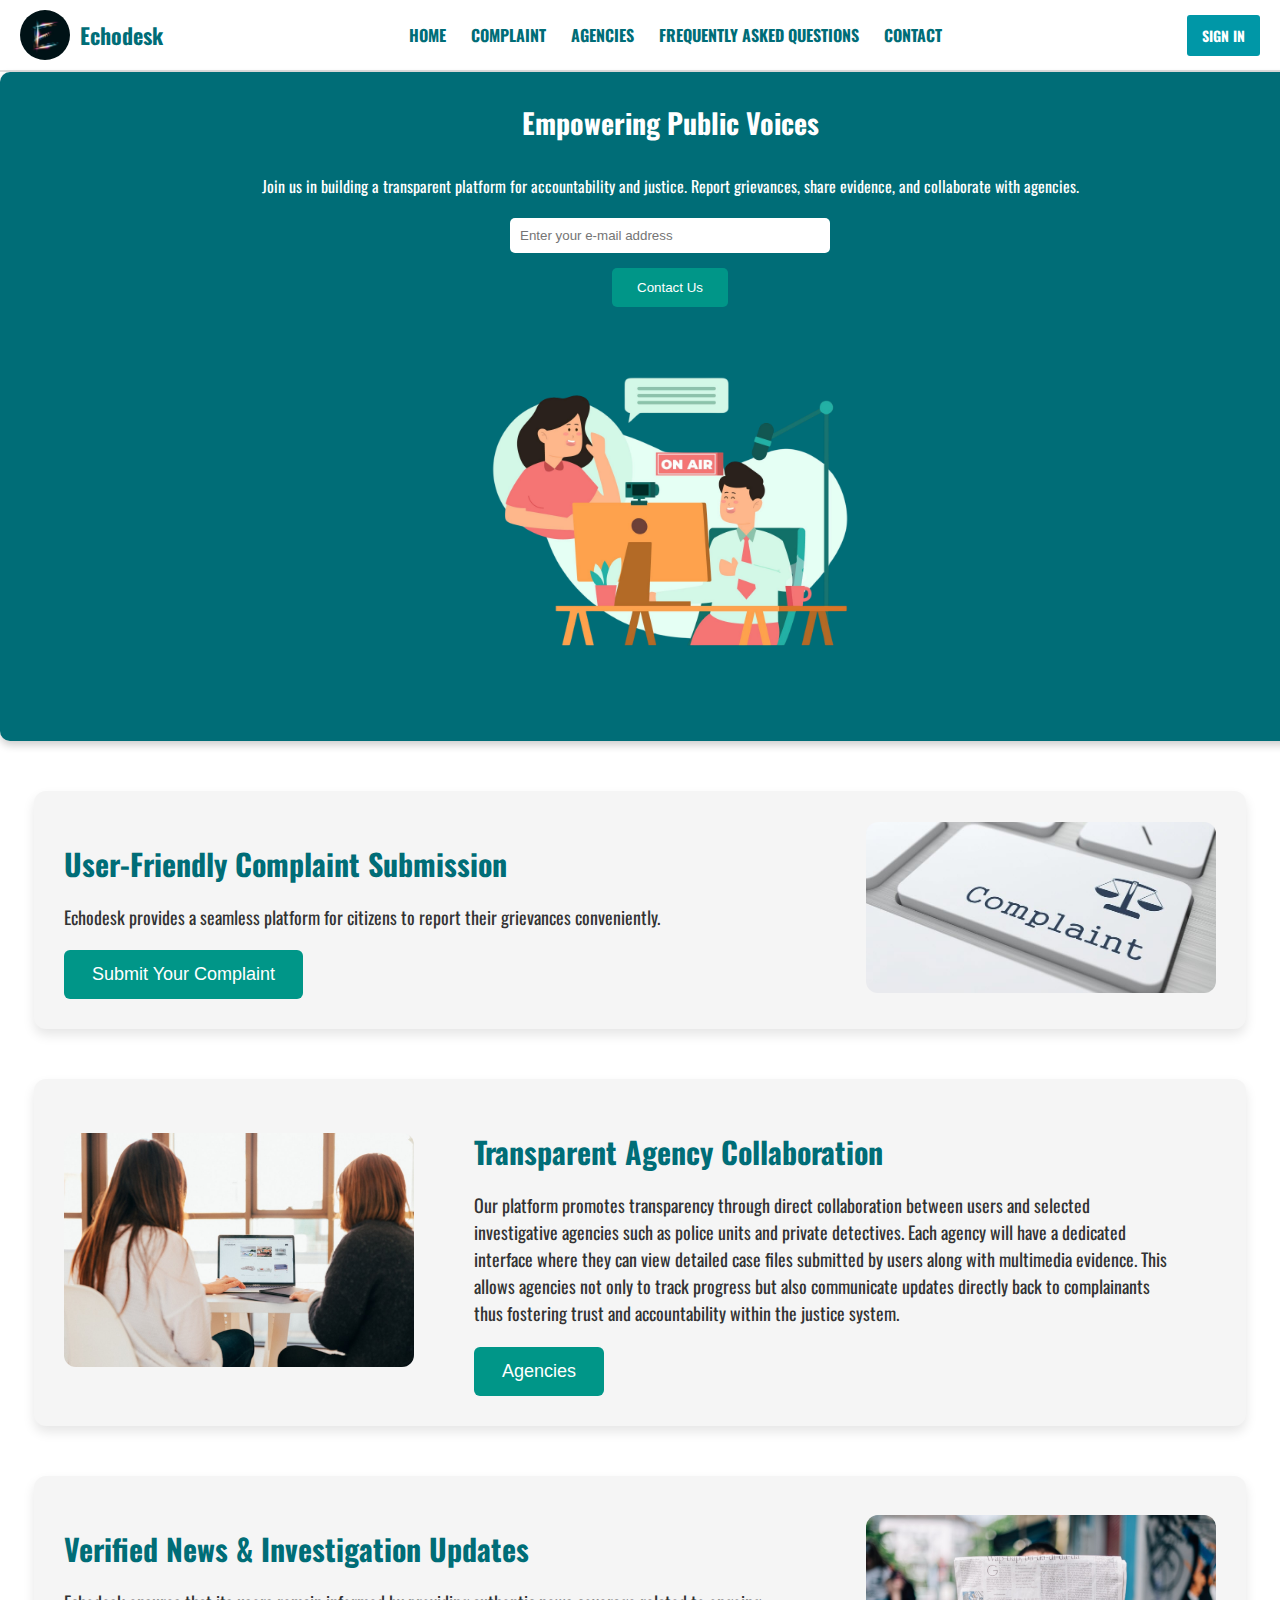
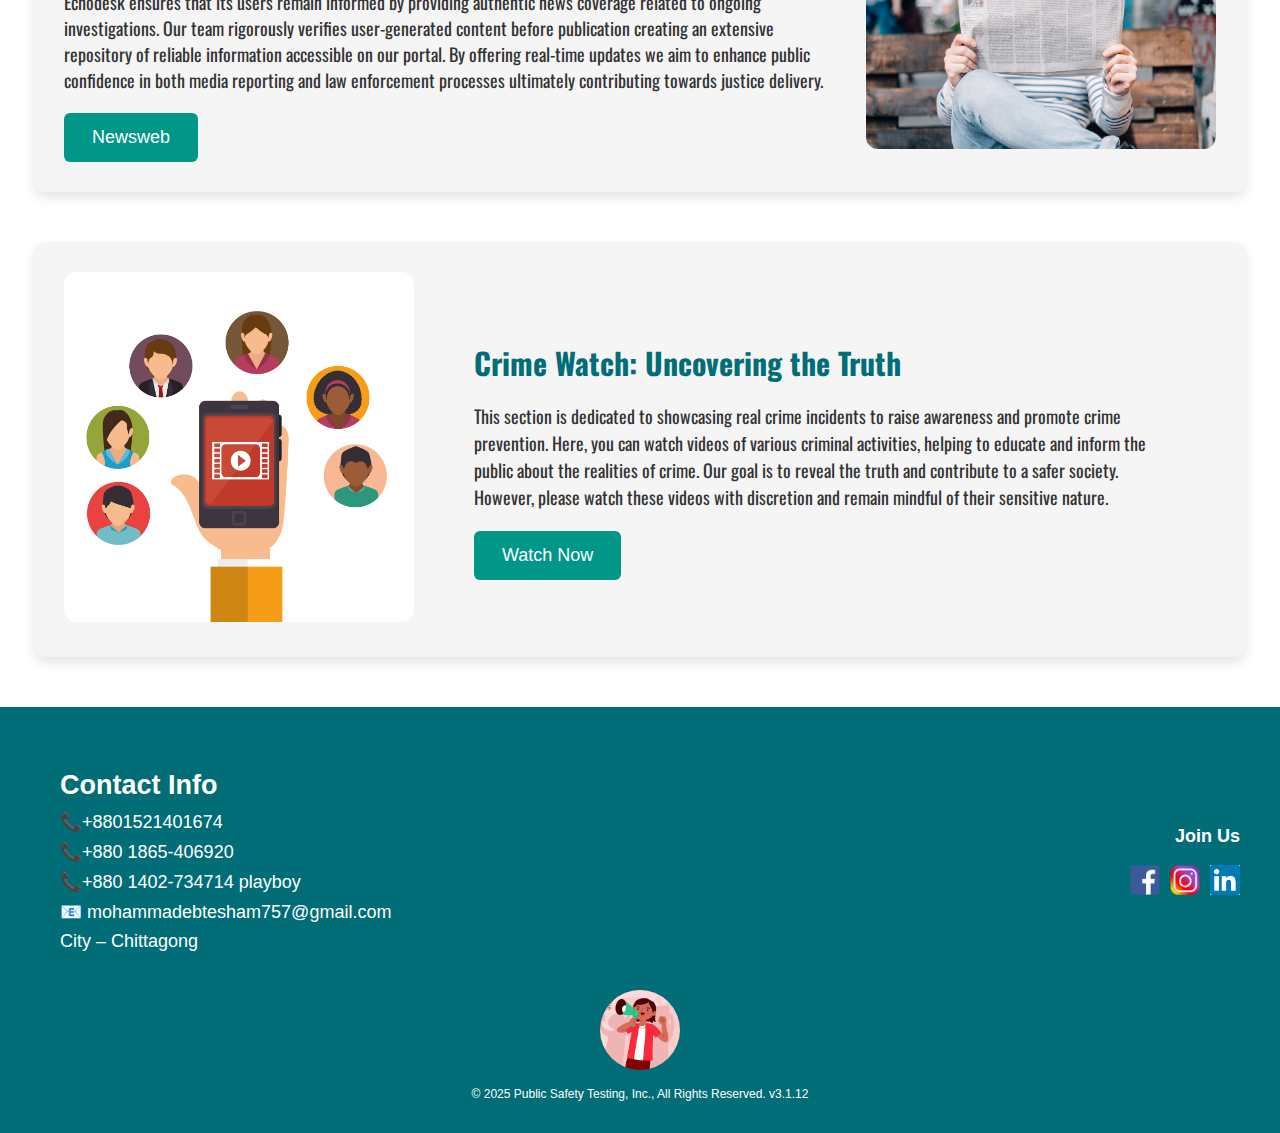
<file: index.html>
<!DOCTYPE html>
<html lang="en">

<head>
    <meta charset="UTF-8">
    <meta name="viewport" content="width=device-width, initial-scale=1.0">
    <title>Echodesk</title>

    <link rel="preconnect" href="https://fonts.googleapis.com">
    <link rel="preconnect" href="https://fonts.gstatic.com" crossorigin>
    <link href="https://fonts.googleapis.com/css2?family=Oswald:wght@200..700&display=swap" rel="stylesheet">
    <link rel="stylesheet" href="styles.css">


</head>

<body class="oswald">

    <nav class="navbar">
        <div class="logo">
            <img src="images/photo-1.jpeg.jpg" alt="Public Safety Testing">
            <h1>Echodesk</h1>
        </div>
        <ul class="nav-links">
            <li><a href="#">HOME</a></li>
            <li><a href="#">COMPLAINT</a></li>
            <li><a href="#">AGENCIES</a></li>
            <li><a href="FAQ.html">FREQUENTLY ASKED QUESTIONS</a></li>
            <li><a href="#">CONTACT</a></li>
        </ul>
        <div class="right-section">
            <button class="sign-in oswald">SIGN IN</button>
        </div>
    </nav>

    <main>
        <div class="container">
            <h1>Empowering Public Voices</h1>
            <p>Join us in building a transparent platform for accountability and justice. Report grievances, share
                evidence, and collaborate with agencies.</p>
            <input type="email" placeholder="Enter your e-mail address">
            <button>Contact Us</button>
            <img src="images/3774601-removebg.png" alt="Empowering Voices" class="image">
        </div>









        <div class="complaint">
            <div class="image2">
                <img src="images/complaint.jpg" alt="Change Neon Sign">
            </div>
            <div class="content">
                <h1>User-Friendly Complaint Submission</h1>
                <p>Echodesk provides a seamless platform for citizens to report their grievances conveniently.</p>
                <a href="Complaint.html"> <button>Submit Your Complaint</button></a>
            </div>
        </div>





        <div class="complaint reversed">
            <div class="image2">
                <img src="images/photo 4.jpeg.jpg" alt="Report Issue">
            </div>
            <div class="content">
                <h1>Transparent Agency Collaboration</h1>
                <p>Our platform promotes transparency through direct collaboration between users and selected
                    investigative agencies such as police units and private detectives. Each agency will have a
                    dedicated interface where they can view detailed case files submitted by users along with multimedia
                    evidence. This allows agencies not only to track progress but also communicate updates directly back
                    to complainants thus fostering trust and accountability within the justice system.</p>
                <button type="button">Agencies</button>
            </div>
        </div>





        <div class="complaint">
            <div class="image2">
                <img src="images/photo 5.jpeg.jpg" alt="Change Neon Sign">
            </div>
            <div class="content">
                <h1>Verified News & Investigation Updates</h1>
                <p>Echodesk ensures that its users remain informed by providing authentic news coverage related to
                    ongoing investigations. Our team rigorously verifies user-generated content before publication
                    creating an extensive repository of reliable information accessible on our portal. By offering
                    real-time updates we aim to enhance public confidence in both media reporting and law enforcement
                    processes ultimately contributing towards justice delivery.</p>
                <button>Newsweb</button>
            </div>
        </div>



        <div class="complaint reversed">
            <div class="image2">
                <img src="images/49658.jpg" alt="Report Issue">
            </div>
            <div class="content">
                <h1>Crime Watch: Uncovering the Truth
                </h1>
                <p>
                    This section is dedicated to showcasing real crime incidents to raise awareness and promote crime
                    prevention. Here, you can watch videos of various criminal activities, helping to educate and inform
                    the public about the realities of crime. Our goal is to reveal the truth and contribute to a safer
                    society. However, please watch these videos with discretion and remain mindful of their sensitive
                    nature.</p>
                <button type="button">Watch Now</button>
            </div>
        </div>

    </main>

    <footer class="footer">
        <div class="footer-container">
            <!-- Left Section: Navigation + Logo -->
            <div class="footer-left">




                <div class="contact-info">
                    <h2>Contact Info</h2>
                    <p>📞+8801521401674</p>
                    <p>📞+880 1865-406920</p>
                    <p>📞+880 1402-734714 playboy </p>
                    <p>📧 mohammadebtesham757@gmail.com</p>
                    <p> City – Chittagong</p>
                </div>




            </div>

            <!-- Right Section: Contact + Social Media -->
            <div class="footer-right">
                <div class="footer-contact">
                    <p>Join Us</p>
                </div>
                <div class="footer-social">
                    <a href="#"><img src="images/fb.png" alt="Facebook"></a>
                    <a href="#"><img src="images/insta.png" alt="Instagram"></a>
                    <a href="#"><img src="images/in.png" alt="LinkedIn"></a>
                </div>
            </div>
        </div>

        <div class="footer-contact">

            <img src="images/8564221.jpg" alt="Join Our Team" class="footer-join-image">
        </div>



        <div class="footer-bottom">
            <p>© 2025 Public Safety Testing, Inc., All Rights Reserved. v3.1.12</p>
        </div>


    </footer>




















</body>

</html>
</file>
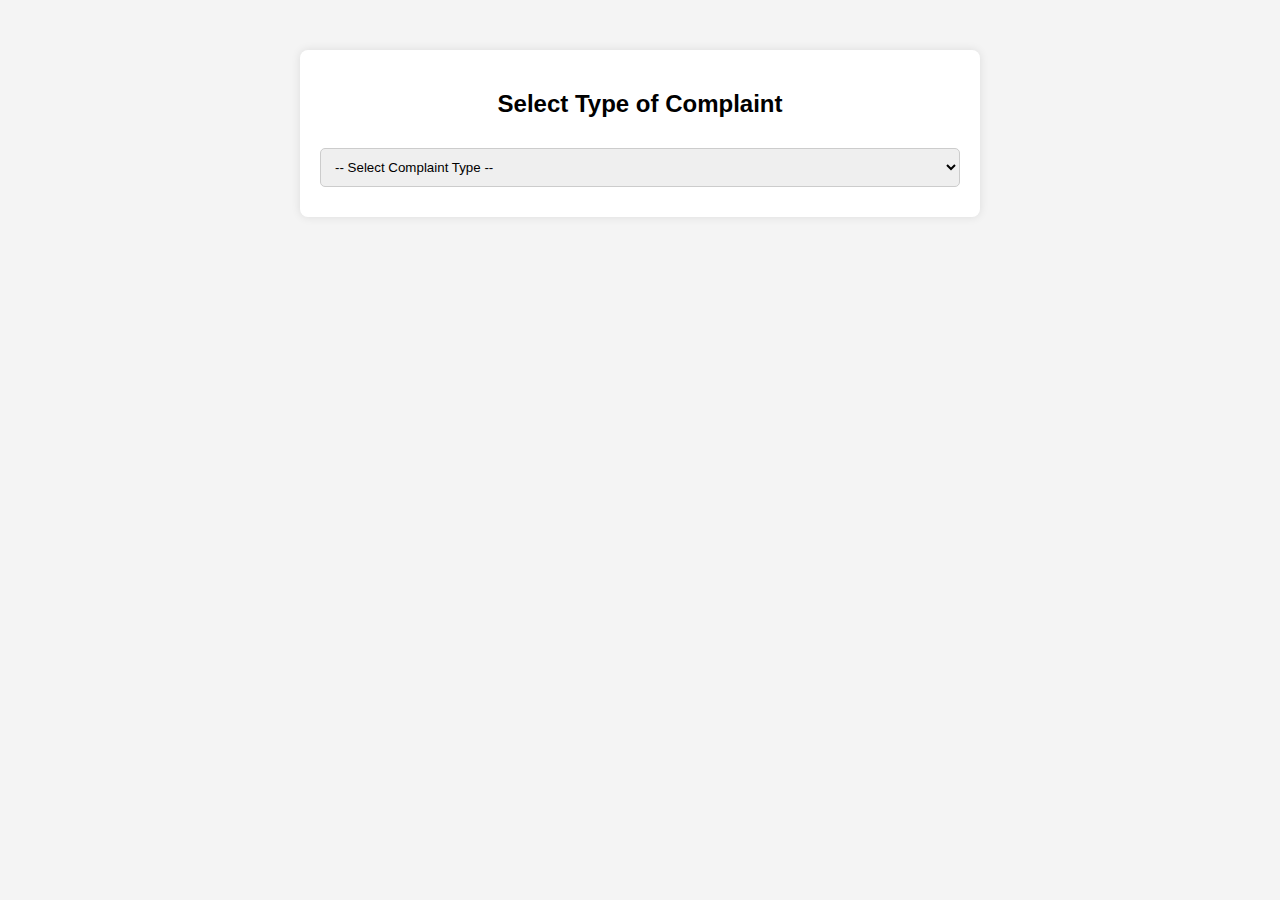
<file: Complaint.html>
<!DOCTYPE html>
<html lang="en">
<head>
    <meta charset="UTF-8">
    <meta name="viewport" content="width=device-width, initial-scale=1.0">
    <title>Complaint Form</title>
    <style>
        body {
            font-family: Arial, sans-serif;
            background-color: #f4f4f4;
            text-align: center;
            margin: 0;
            padding: 0;
        }
        .container {
            width: 50%;
            margin: 50px auto;
            background: white;
            padding: 20px;
            box-shadow: 0px 0px 10px rgba(0, 0, 0, 0.1);
            border-radius: 8px;
        }
        input, textarea, select {
            width: 100%;
            padding: 10px;
            margin: 10px 0;
            border: 1px solid #ccc;
            border-radius: 5px;
        }
        button {
            background-color: #006D77;
            color: white;
            border: none;
            padding: 10px 15px;
            font-size: 16px;
            cursor: pointer;
            border-radius: 5px;
        }
        button:hover {
            background-color: #218838;
        }
        .success-message {
            display: none;
            color: #006D77;
            font-weight: bold;
            margin-top: 15px;
        }
    </style>
</head>
<body>
    <div class="container" id="complaintTypeContainer">
        <h2>Select Type of Complaint</h2>
        <select id="complaintType" onchange="showComplaintForm()">
            <option value="">-- Select Complaint Type --</option>
            <option value="service">Service Issue</option>
            <option value="product">Product Issue</option>
            <option value="other">Other</option>
        </select>
    </div>

    <div class="container" id="complaintFormContainer" style="display:none;">
        <h2>Complaint Form</h2>
        <form id="complaintForm">
            <label for="name">Full Name:</label>
            <input type="text" id="name" name="name" placeholder="Enter your name" required>

            <label for="email">Email:</label>
            <input type="email" id="email" name="email" placeholder="Enter your email" required>

            <label for="address">Address:</label>
            <input type="text" id="address" name="address" placeholder="Enter your address" required>

            <label for="complaint">Complaint:</label>
            <textarea id="complaint" name="complaint" rows="4" placeholder="Enter your complaint here..." required></textarea>

            <label for="file">Attach File (Audio, Video, Picture, Document):</label>
            <input type="file" id="file" name="file" accept="audio/*,video/*,image/*,.pdf,.doc,.docx">

            <button type="submit">Submit Complaint</button>
        </form>
        <p class="success-message" id="successMessage">Your complaint has been submitted successfully!</p>
    </div>

    <script>
        function showComplaintForm() {
            var complaintType = document.getElementById("complaintType").value;
            if (complaintType) {
                document.getElementById("complaintTypeContainer").style.display = "none";
                document.getElementById("complaintFormContainer").style.display = "block";
            }
        }

        document.getElementById("complaintForm").addEventListener("submit", function(event) {
            event.preventDefault(); 
            document.getElementById("successMessage").style.display = "block";
            this.reset();
        });
    </script>
</body>
</html>
</file>
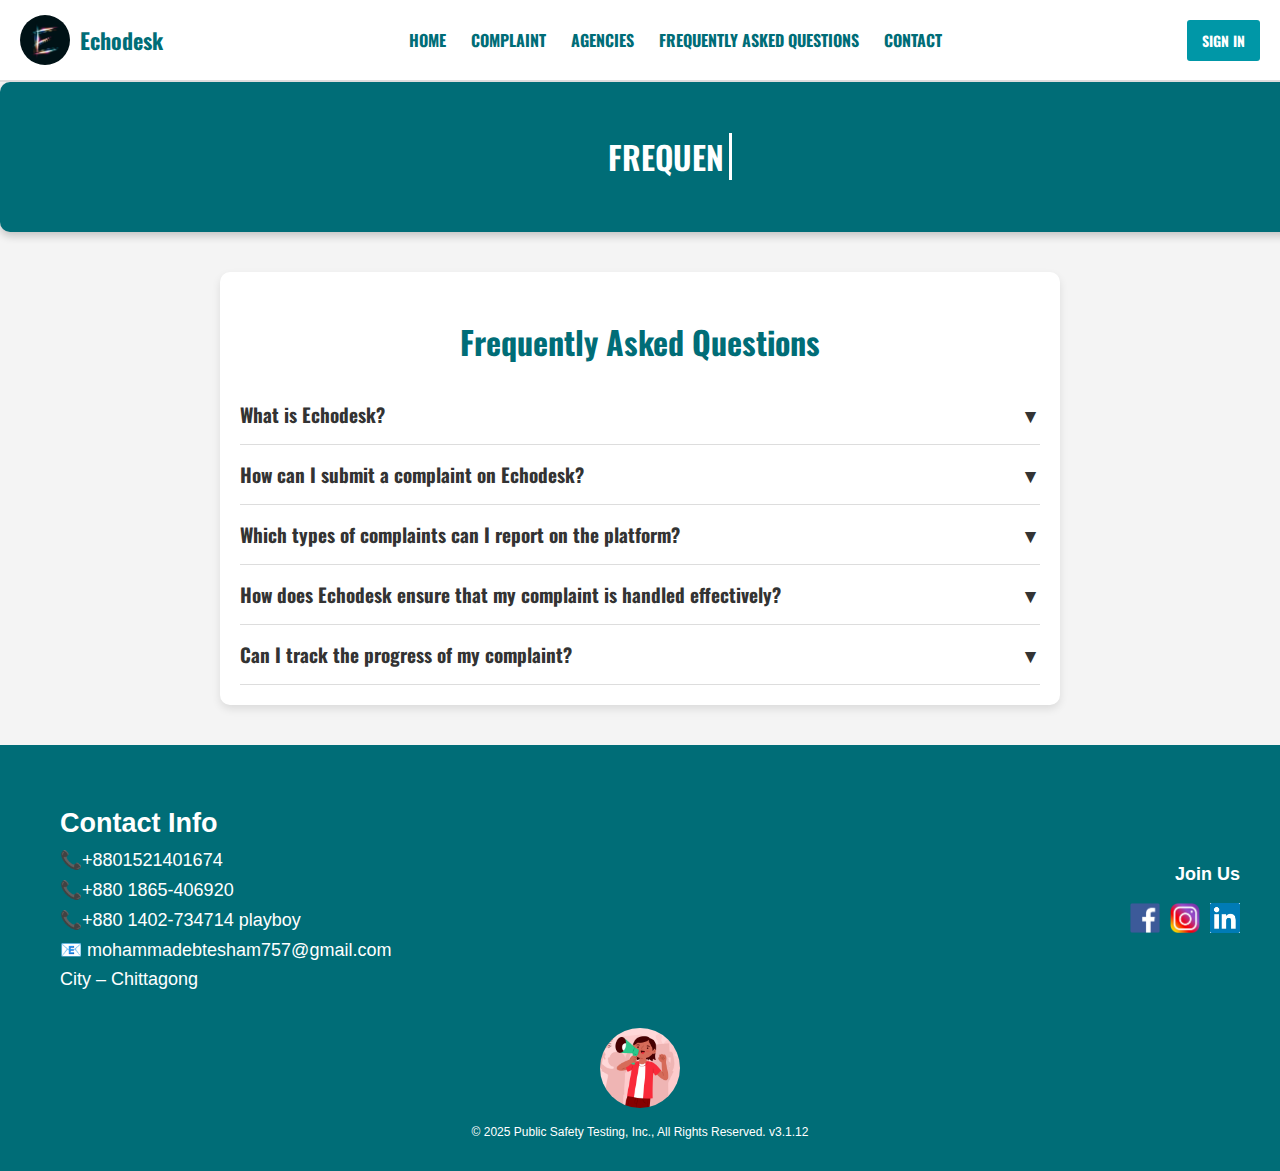
<file: FAQ.html>
<!DOCTYPE html>
<html lang="en">
<head>
    <meta charset="UTF-8">
    <meta name="viewport" content="width=device-width, initial-scale=1.0">
    <title>FAQ - Echodesk</title>
    <link rel="preconnect" href="https://fonts.googleapis.com">
    <link rel="preconnect" href="https://fonts.gstatic.com" crossorigin>
    <link href="https://fonts.googleapis.com/css2?family=Oswald:wght@300;400;600&display=swap" rel="stylesheet">
    <style>
        body {
            margin: 0;
            padding: 0;
            font-family: Arial, sans-serif;
            background-color: #f4f4f4;
        }
        .oswald {
            font-family: "Oswald", sans-serif;
            font-optical-sizing: auto;
            font-style: normal;
        }

        /* Navbar */
        .navbar {
            display: flex;
            align-items: center;
            justify-content: space-between;
            padding: 15px 20px;
            background-color: #fff;
            border-bottom: 2px solid #ddd;
            position: sticky;
            top: 0;
            z-index: 1000;
        }
        
        .logo {
            display: flex;
            align-items: center;
            gap: 10px;
        }
        
        .logo img {
            height: 50px;
            width: 50px;
            border-radius: 50%;
            object-fit: cover;
        }
        
        .logo h1 {
            font-size: 22px;
            color: #006D77;
            margin: 0;
            font-weight: bold;
        }
        
        .nav-links {
            list-style: none;
            display: flex;
            gap: 25px;
            margin: 0;
            padding: 0;
        }
        
        .nav-links a {
            text-decoration: none;
            color: #006D77;
            font-size: 16px;
            font-weight: bold;
            transition: color 0.3s ease-in-out;
        }

        .nav-links a:hover {
            color: #0097A7;
        }
        
        .sign-in {
            background-color: #0097A7;
            color: white;
            border: none;
            padding: 10px 15px;
            cursor: pointer;
            font-size: 14px;
            font-weight: bold;
            border-radius: 3px;
            transition: background 0.3s;
        }
        
        .sign-in:hover {
            background-color: #007B8E;
        }

        /* Animated Heading */
        .container {
            background-color: #006D77;
            padding: 30px;
            text-align: center; 
            border-radius: 10px;
            width: 100%;
            margin: 0 auto;
            box-shadow: 0 4px 8px rgba(0, 0, 0, 0.2);
            display: flex;
            justify-content: center; 
            align-items: center; 
            flex-direction: column; 
        }
      
        .typing {
            display: inline-block;
            border-right: 3px solid white;
            padding-right: 5px;
            animation: blink 0.7s steps(2, start) infinite;
            font-size: 2rem;
            color: white;
            font-weight: 600;
        }

        @keyframes blink {
            50% { border-color: transparent; }
        }

        /* FAQ Section */
        .faq-container {
            max-width: 800px;
            margin: 40px auto;
            background: white;
            padding: 20px;
            border-radius: 10px;
            box-shadow: 0px 4px 8px rgba(0, 0, 0, 0.1);
        }
        
        .faq-title {
            font-size: 2rem;
            font-weight: bold;
            text-align: center;
            margin-bottom: 20px;
            color: #006D77;
        }

        .faq-item {
            border-bottom: 1px solid #ddd;
            padding: 15px 0;
            cursor: pointer;
            transition: all 0.3s ease-in-out;
        }

        .faq-question {
            font-size: 1.2rem;
            font-weight: bold;
            display: flex;
            justify-content: space-between;
            align-items: center;
            color: #333;
            transition: color 0.3s;
        }

        .faq-answer {
            font-size: 1rem;
            line-height: 1.6;
            color: #555;
            display: none;
            padding-top: 10px;
        }

        .faq-question:hover {
            color: #007bff;
        }

        .faq-question .arrow {
            font-size: 1.2rem;
            transition: transform 0.3s;
        }

        .faq-item.open .faq-answer {
            display: block;
            animation: fadeIn 0.3s ease-in-out;
        }

        .faq-item.open .faq-question .arrow {
            transform: rotate(180deg);
        }

        @keyframes fadeIn {
            from { opacity: 0; transform: translateY(-5px); }
            to { opacity: 1; transform: translateY(0); }
        }



        
.footer {
    background-color: #006D77;
   
    color: white;
    padding: 20px;
    font-family: Arial, sans-serif;
}

.footer-container {
    display: flex;
    justify-content: space-between;
    align-items: center;
    max-width: 1200px;
    margin: auto;
    flex-wrap: wrap;
}


.footer-left {
    display: flex;
    align-items: center;
    gap: 20px;
}

.footer-logo img {
    height: 50px;
}

.footer-nav {
    display: flex;
    gap: 10px;
}

.footer-nav a {
    color: white;
    text-decoration: none;
    font-weight: bold;
}

.footer-nav span {
    color: white;
}


.footer-right {
    display: flex;
    flex-direction: column;
    align-items: flex-end;
}

.footer-contact p {
    font-size: 18px;
    font-weight: bold;
}

.footer-social {
    display: flex;
    gap: 10px;
}

.footer-social a img {
    height: 30px;
}


.footer-bottom {
    text-align: center;
    margin-top: 10px;
    font-size: 12px;
}


@media (max-width: 768px) {
    .footer-container {
        flex-direction: column;
        align-items: center;
        text-align: center;
    }

    .footer-left {
        flex-direction: column;
        align-items: center;
        gap: 10px;
    }

    .footer-right {
        align-items: center;
        margin-top: 10px;
    }
}




.footer-contact {
    font-size: 18px;
    font-weight: bold;
    text-align: center;
}

.footer-join-image {
    margin-top: 10px;
    height: 80px; 
    width: auto; 
    border-radius: 50%;
    object-fit: cover;
}


.contact-info {
    background: none;
    padding: 20px;
    color: white;
    font-size: 18px;
}
.contact-info h2 {
    margin-bottom: 10px;
}
.contact-info p {
    margin: 8px 0;
    display: flex;
    align-items: center;
}
.contact-info img {
    width: 18px;
    margin-right: 10px;
}


    </style>
</head>
<body class="oswald">

    <!-- Navbar -->
    <nav class="navbar">
        <div class="logo">
            <img src="images/photo-1.jpeg.jpg" alt="Public Safety Testing">
            <h1>Echodesk</h1>
        </div>
        <ul class="nav-links">
            <li><a href="index.html">HOME</a></li>
            <li><a href="#">COMPLAINT</a></li>
            <li><a href="#">AGENCIES</a></li>
            <li><a href="FAQ.html">FREQUENTLY ASKED QUESTIONS</a></li>
            <li><a href="#">CONTACT</a></li>
        </ul>
        <button class="sign-in oswald">SIGN IN</button>
    </nav>

    <!-- Typing Effect Heading -->
    <div class="container">
        <h1><span id="typing-text" class="typing"></span></h1>
    </div>

    <!-- FAQ Section -->
    <div class="faq-container">
        <h2 class="faq-title">Frequently Asked Questions</h2>
        
        <div class="faq-item">
            <div class="faq-question">
                What is Echodesk? <span class="arrow">▼</span>
            </div>
            <div class="faq-answer">
                Echodesk is a transparent platform designed to empower citizens to voice their grievances and
                concerns while facilitating proper investigation and resolution in collaboration with various
                agencies.
            </div>
        </div>
        
        <div class="faq-item">
            <div class="faq-question">
                How can I submit a complaint on Echodesk? <span class="arrow">▼</span>
            </div>
            <div class="faq-answer">
                Users can submit complaints through our website by providing issue details along with multimedia evidence.
            </div>
        </div>

        <div class="faq-item">
            <div class="faq-question">
                Which types of complaints can I report on the platform? <span class="arrow">▼</span>
            </div>
            <div class="faq-answer">
                Echodesk allows you to report a wide range of complaints, including public issues, service-related
                concerns, and community matters.
            </div>
        </div>

        <div class="faq-item">
            <div class="faq-question">
                How does Echodesk ensure that my complaint is handled effectively? <span class="arrow">▼</span>
            </div>
            <div class="faq-answer">
                Echodesk collaborates with law enforcement agencies and investigative bodies to analyze and forward complaints.
            </div>
        </div>

        <div class="faq-item">
            <div class="faq-question">
                Can I track the progress of my complaint? <span class="arrow">▼</span>
            </div>
            <div class="faq-answer">
                Yes! Each submitted complaint generates a unique tracking ID, allowing users to monitor progress.
            </div>
        </div>

    </div>

    <script>
        document.querySelectorAll('.faq-question').forEach(question => {
            question.addEventListener('click', () => {
                question.parentElement.classList.toggle('open');
            });
        });

        const text = "FREQUENTLY ASKED QUESTIONS";
        let index = 0;

        function typeEffect() {
            if (index < text.length) {
                document.getElementById("typing-text").innerHTML += text.charAt(index);
                index++;
                setTimeout(typeEffect, 100);
            }
        }

        window.onload = typeEffect;
    </script>




    <footer class="footer">
        <div class="footer-container">
            <!-- Left Section: Navigation + Logo -->
            <div class="footer-left">




                <div class="contact-info">
                    <h2>Contact Info</h2>
                    <p>📞+8801521401674</p>
                    <p>📞+880 1865-406920</p>
                    <p>📞+880 1402-734714 playboy </p>
                    <p>📧 mohammadebtesham757@gmail.com</p>
                    <p> City – Chittagong</p>
                </div>




            </div>

            <!-- Right Section: Contact + Social Media -->
            <div class="footer-right">
                <div class="footer-contact">
                    <p>Join Us</p>
                </div>
                <div class="footer-social">
                    <a href="#"><img src="images/fb.png" alt="Facebook"></a>
                    <a href="#"><img src="images/insta.png" alt="Instagram"></a>
                    <a href="#"><img src="images/in.png" alt="LinkedIn"></a>
                </div>
            </div>
        </div>

        <div class="footer-contact">

            <img src="images/8564221.jpg" alt="Join Our Team" class="footer-join-image">
        </div>



        <div class="footer-bottom">
            <p>© 2025 Public Safety Testing, Inc., All Rights Reserved. v3.1.12</p>
        </div>


    </footer>



</body>
</html>
</file>
<file: styles.css>
body {
    margin: 0;
    padding: 0;
    font-family: Arial, sans-serif;
}

/* font */
.oswald {
    font-family: "Oswald", serif;
    font-optical-sizing: auto;
    font-style: normal;
}

.navbar {
    display: flex;
    align-items: center;
    justify-content: space-between;
    padding: 10px 20px;
    background-color: white;
    border-bottom: 2px solid #ddd;
}

.logo {
    display: flex;
    align-items: center;
    gap: 10px;
}

.logo img {
    height: 50px;
    width: 50px;
    border-radius: 50%;
    object-fit: cover;
}

.logo h1 {
    font-size: 22px;
    color: #006D77;
    margin: 0;
    font-weight: bold;
}

.nav-links {
    list-style: none;
    display: flex;
    gap: 25px;
    margin: 0;
    padding: 0;
}

.nav-links li {
    display: inline;
}

.nav-links a {
    text-decoration: none;
    color: #006D77;
    font-size: 16px;
    font-weight: bold;
}

.right-section {
    display: flex;
    align-items: center;
}

.sign-in {
    background-color: #0097A7;
    color: white;
    border: none;
    padding: 10px 15px;
    cursor: pointer;
    font-size: 14px;
    font-weight: bold;
    border-radius: 3px;
}

.sign-in:hover {
    background-color: #007B8E;
}

/* main */
.container {
    background-color: #006D77;
    padding: 30px;
    text-align: center; 
    border-radius: 10px;
    width: 100%;
    margin: 0 auto;
    box-shadow: 0 4px 8px rgba(0, 0, 0, 0.2);
    display: flex;
    justify-content: center; 
    align-items: center; 
    flex-direction: column; 
}


.container h1 {
    font-size: 28px;
    color: white;
    margin-bottom: 15px;
    margin-top: 0; 
}

.container p {
    font-size: 16px;
    color: white;
    margin-bottom: 20px;
}

.container input {
    padding: 10px;
    width: 80%;
    max-width: 300px;
    margin-bottom: 15px;
    border: none;
    border-radius: 5px;
}

.container button {
    padding: 12px 25px;
    background-color: #009688;
    color: white;
    border: none;
    border-radius: 5px;
    cursor: pointer;
}

.container button:hover {
    background-color: #004d40;
}

.image {
    max-width: 30%; 
    height: auto;
    margin-top: 20px;
    border-radius: 10px;
    object-fit: cover;
    display: block;
    margin-left: auto;
    margin-right: auto; 
}


@media (max-width: 768px) {
    .navbar {
        flex-direction: column;
        text-align: center;
    }
    
    .nav-links {
        flex-direction: column;
        gap: 15px;
    }
    
    .container {
        flex-direction: column;
        width: 90%;
        align-items: center;
        text-align: center;
    }
    
    .image {
        max-width: 80%;
        margin-top: 15px;
    }
}














.complaint {
    display: flex;
    align-items: center;
    flex-direction: row-reverse; 
    width: 90%; 
    max-width: 1300px; 
    margin: 50px auto;
    padding: 30px;
    background-color: #f5f5f5;
    border-radius: 12px;
    box-shadow: 0 6px 12px rgba(0, 0, 0, 0.1);
}

.complaint .image2 img {
    max-width: 350px;
    width: 100%; 
    border-radius: 12px;
}

.complaint .content {
    flex: 1;
    padding-right: 40px; 
    text-align: left; 
}

.complaint h1 {
    font-size: 30px; 
    color: #006D77;
    margin-bottom: 15px;
}

.complaint p {
    font-size: 18px;
    color: #333;
    margin-bottom: 20px;
}

.complaint button {
    padding: 14px 28px;
    font-size: 18px;
    background-color: #009688;
    color: white;
    border: none;
    border-radius: 6px;
    cursor: pointer;
}

.complaint button:hover {
    background-color: #004d40;
}






.complaint.reversed {
    display: flex;
    align-items: center;
    flex-direction: row; 
    width: 90%;
    max-width: 1300px;
    margin: 50px auto;
    padding: 30px;
    background-color: #f5f5f5;
    border-radius: 12px;
    box-shadow: 0 6px 12px rgba(0, 0, 0, 0.1);
    gap: 20px;
}

.complaint.reversed .image2 img {
    max-width: 350px;
    width: 100%;
    border-radius: 12px;
    object-fit: cover;
}

.complaint.reversed .content {
    flex: 1;
    padding-left: 40px; 
    text-align: left;
}

.complaint.reversed h1 {
    font-size: 30px;
    color: #006D77;
    margin-bottom: 15px;
}

.complaint.reversed p {
    font-size: 18px;
    color: #333;
    margin-bottom: 20px;
    line-height: 1.5;
}

.complaint.reversed button {
    padding: 14px 28px;
    font-size: 18px;
    background-color: #009688;
    color: white;
    border: none;
    border-radius: 6px;
    cursor: pointer;
    transition: background-color 0.3s ease-in-out;
}

.complaint.reversed button:hover {
    background-color: #004d40;
}





.footer {
    background-color: #006D77;
   
    color: white;
    padding: 20px;
    font-family: Arial, sans-serif;
}

.footer-container {
    display: flex;
    justify-content: space-between;
    align-items: center;
    max-width: 1200px;
    margin: auto;
    flex-wrap: wrap;
}


.footer-left {
    display: flex;
    align-items: center;
    gap: 20px;
}

.footer-logo img {
    height: 50px;
}

.footer-nav {
    display: flex;
    gap: 10px;
}

.footer-nav a {
    color: white;
    text-decoration: none;
    font-weight: bold;
}

.footer-nav span {
    color: white;
}


.footer-right {
    display: flex;
    flex-direction: column;
    align-items: flex-end;
}

.footer-contact p {
    font-size: 18px;
    font-weight: bold;
}

.footer-social {
    display: flex;
    gap: 10px;
}

.footer-social a img {
    height: 30px;
}


.footer-bottom {
    text-align: center;
    margin-top: 10px;
    font-size: 12px;
}


@media (max-width: 768px) {
    .footer-container {
        flex-direction: column;
        align-items: center;
        text-align: center;
    }

    .footer-left {
        flex-direction: column;
        align-items: center;
        gap: 10px;
    }

    .footer-right {
        align-items: center;
        margin-top: 10px;
    }
}




.footer-contact {
    font-size: 18px;
    font-weight: bold;
    text-align: center;
}

.footer-join-image {
    margin-top: 10px;
    height: 80px; 
    width: auto; 
    border-radius: 50%;
    object-fit: cover;
}


.contact-info {
    background: none;
    padding: 20px;
    color: white;
    font-size: 18px;
}
.contact-info h2 {
    margin-bottom: 10px;
}
.contact-info p {
    margin: 8px 0;
    display: flex;
    align-items: center;
}
.contact-info img {
    width: 18px;
    margin-right: 10px;
}
</file>
